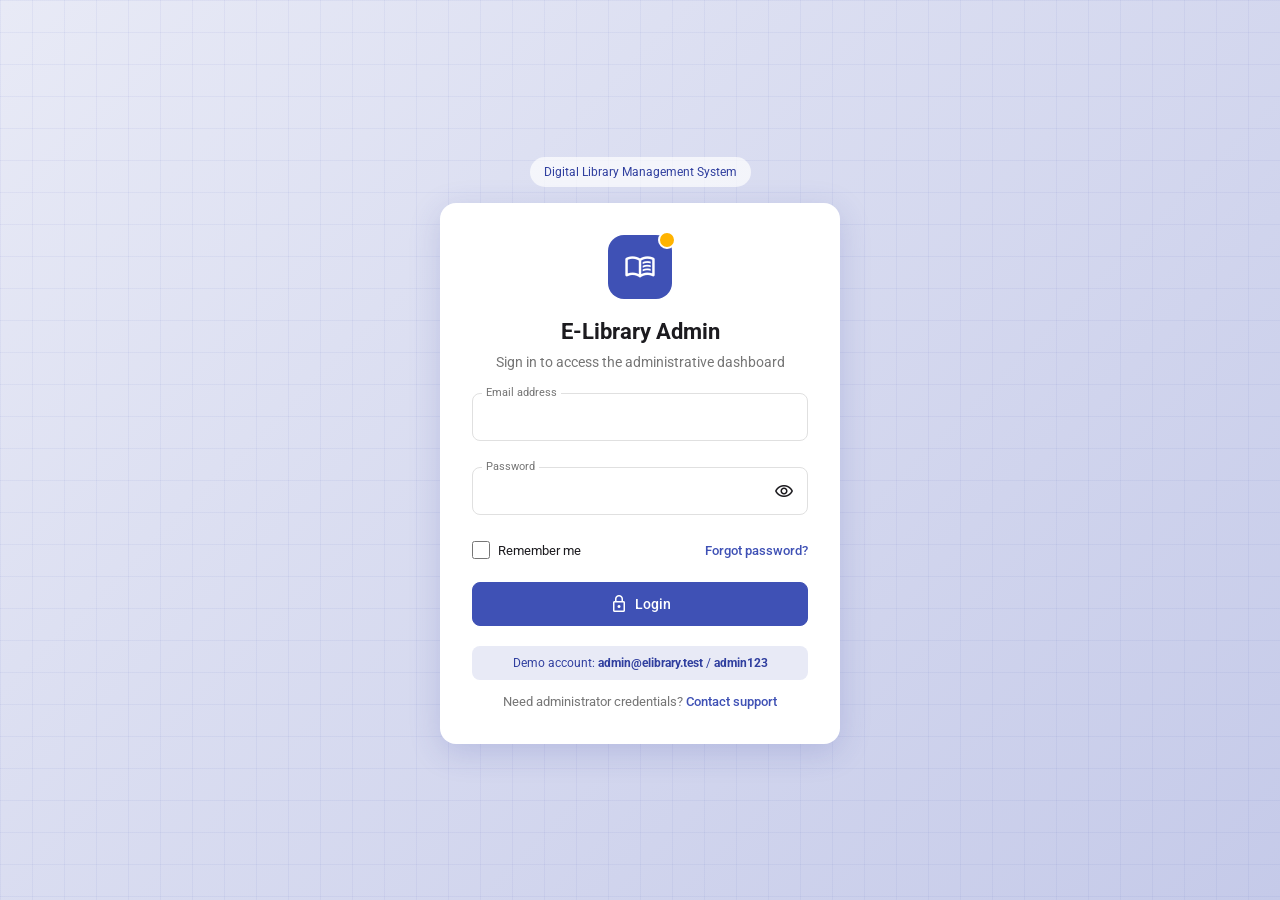
<file: index.html>
<!DOCTYPE html>
<html lang="en">
<head>
  <meta charset="UTF-8">
  <meta name="viewport" content="width=device-width, initial-scale=1">
  <title>Login | E-Library Admin</title>
  <link rel="preconnect" href="https://fonts.googleapis.com">
  <link href="https://fonts.googleapis.com/css2?family=Roboto:wght@400;500;700&display=swap" rel="stylesheet">
  <link href="https://fonts.googleapis.com/css2?family=Material+Symbols+Outlined" rel="stylesheet">
  <link rel="stylesheet" href="assets/css/style.css">
</head>
<body class="login-page">

  <main class="login-wrap">
    <p class="login-badge">Digital Library Management System</p>

    <section class="login-card" aria-labelledby="loginTitle">
      <div class="login-logo"><span class="material-symbols-outlined" aria-hidden="true">menu_book</span></div>
      <h1 id="loginTitle">E-Library Admin</h1>
      <p class="login-sub">Sign in to access the administrative dashboard</p>

      <div class="alert" id="loginAlert" role="alert" hidden></div>

      <form id="loginForm" novalidate>
        <div class="field" id="field-email">
          <label for="email">Email address</label>
          <input type="email" id="email" autocomplete="username" aria-describedby="err-email">
          <p class="error" id="err-email"></p>
        </div>

        <div class="field" id="field-password">
          <label for="password">Password</label>
          <input type="password" id="password" autocomplete="current-password" aria-describedby="err-password">
          <button type="button" class="icon-btn toggle-pass" id="togglePass" aria-label="Show password">
            <span class="material-symbols-outlined" aria-hidden="true">visibility</span>
          </button>
          <p class="error" id="err-password"></p>
        </div>

        <div class="login-row">
          <label class="radio"><input type="checkbox" id="remember"> Remember me</label>
          <a href="#" id="forgotLink" class="link">Forgot password?</a>
        </div>

        <button type="submit" class="btn btn-primary btn-block" id="loginBtn">
          <span class="material-symbols-outlined" aria-hidden="true">lock</span>Login
        </button>
      </form>

      <p class="login-hint">Demo account: <strong>admin@elibrary.test</strong> / <strong>admin123</strong></p>
      <p class="login-foot">Need administrator credentials? <a href="#" id="supportLink" class="link">Contact support</a></p>
    </section>
  </main>

  <div class="snackbar" id="snackbar" role="status" aria-live="polite"></div>
  <script src="assets/js/login.js"></script>
</body>
</html>
</file>
<file: assets/css/style.css>
/* E-Library Admin - layout dasar (Milestone 2) */
:root {
  --primary: #3F51B5;
  --primary-dark: #303F9F;
  --primary-tint: #E8EAF6;
  --accent: #FFB300;
  --success: #2E7D32;
  --error: #B71C1C;
  --bg: #F5F5F5;
  --surface: #FFFFFF;
  --border: #E0E0E0;
  --text: #1C1B1F;
  --text-2: #757575;
  --sidebar-w: 260px;
  --header-h: 56px;
  --radius: 12px;
}

* { box-sizing: border-box; margin: 0; }
body { font: 14px/1.5 Roboto, sans-serif; background: var(--bg); color: var(--text); }
a { color: inherit; text-decoration: none; }
ul { list-style: none; padding: 0; }
button { font: inherit; cursor: pointer; border: 0; background: none; color: inherit; }
:focus-visible { outline: 2px solid var(--primary); outline-offset: 2px; }
.material-symbols-outlined { font-size: 20px; vertical-align: middle; }

/* Sidebar */
.sidebar {
  position: fixed; inset: 0 auto 0 0; z-index: 30;
  width: var(--sidebar-w); display: flex; flex-direction: column;
  background: var(--surface); border-right: 1px solid var(--border);
  transition: transform .25s;
}
.brand { display: flex; align-items: center; gap: 10px; padding: 16px; }
.brand-logo {
  width: 36px; height: 36px; border-radius: 10px; flex: none;
  display: grid; place-items: center; background: var(--primary); color: #fff;
}
.brand strong { display: block; font-size: 14px; line-height: 1.2; }
.brand small { font-size: 10px; letter-spacing: .5px; color: var(--text-2); }

.menu { flex: 1; overflow-y: auto; padding: 0 12px; }
.menu-label { padding: 16px 8px 6px; font-size: 11px; font-weight: 700; letter-spacing: 1px; color: var(--text-2); }
.menu a, .dropdown-btn {
  display: flex; align-items: center; gap: 12px; width: 100%;
  padding: 9px 12px; border-radius: 8px; text-align: left;
}
.menu a:hover, .dropdown-btn:hover { background: var(--bg); }
.menu a.active { background: var(--primary-tint); color: var(--primary); font-weight: 500; }
.chevron { margin-left: auto; transition: transform .2s; }
.dropdown-btn[aria-expanded="true"] .chevron { transform: rotate(180deg); }

.submenu { display: none; margin: 2px 0 4px 22px; padding-left: 8px; border-left: 1px solid var(--border); }
.submenu.open { display: block; }
.submenu a.active { background: var(--primary); color: #fff; }
.badge { margin-left: auto; padding: 1px 8px; border-radius: 10px; font-size: 11px; background: var(--primary-tint); color: var(--primary); }
.submenu a.active .badge { background: rgba(255, 255, 255, .25); color: #fff; }

.profile-card { display: flex; align-items: center; gap: 10px; margin: 12px; padding: 10px; border-radius: 10px; background: var(--primary-tint); }
.profile-card small { display: block; font-size: 11px; color: var(--primary); }
.profile-card .icon-btn { margin-left: auto; }
.avatar {
  width: 32px; height: 32px; border-radius: 50%; flex: none;
  display: grid; place-items: center; font-size: 12px; font-weight: 500;
  background: var(--primary); color: #fff;
}

/* Header */
.main-wrap { margin-left: var(--sidebar-w); min-width: 0; min-height: 100vh; display: flex; flex-direction: column; transition: margin .25s; }
.header {
  position: sticky; top: 0; z-index: 20; height: var(--header-h);
  display: flex; align-items: center; gap: 16px; padding: 0 20px;
  background: var(--surface); border-bottom: 1px solid var(--border);
}
.icon-btn { position: relative; width: 36px; height: 36px; border-radius: 50%; display: grid; place-items: center; flex: none; }
.icon-btn:hover { background: var(--bg); }
.page-title strong { display: block; font-size: 15px; line-height: 1.2; }
.page-title small { font-size: 12px; color: var(--text-2); }

.search {
  flex: 1; max-width: 420px; height: 36px; margin: 0 auto; padding: 0 12px;
  display: flex; align-items: center; gap: 8px; border-radius: 10px; background: var(--bg);
}
.search:focus-within { box-shadow: 0 0 0 2px var(--primary); }
.search input { flex: 1; min-width: 0; border: 0; outline: 0; background: none; font: inherit; }
.search kbd { padding: 0 5px; border: 1px solid var(--border); border-radius: 4px; font-size: 10px; background: #fff; }

.header-right { display: flex; align-items: center; gap: 8px; margin-left: auto; }
.clock { text-align: right; font-size: 12px; line-height: 1.3; color: var(--text-2); }
.clock strong { display: block; font-size: 13px; color: var(--text); }
.dot {
  position: absolute; top: 4px; right: 4px; min-width: 14px; height: 14px; border-radius: 7px;
  display: grid; place-items: center; font-size: 9px; background: var(--error); color: #fff;
}
.user { display: flex; align-items: center; gap: 8px; margin-left: 4px; }
.user small { display: block; font-size: 11px; color: var(--text-2); }

/* Content and footer */
.content { flex: 1; width: 100%; max-width: 1100px; margin: 0 auto; padding: 24px 20px; }
.breadcrumb { margin-bottom: 12px; font-size: 12px; color: var(--text-2); }
.card { padding: 20px; border-radius: var(--radius); background: var(--surface); box-shadow: 0 1px 3px rgba(0, 0, 0, .12); }
.card h2 { margin-bottom: 4px; font-size: 20px; }
.card p { color: var(--text-2); }
.footer { padding: 16px 20px; border-top: 1px solid var(--border); font-size: 12px; text-align: center; color: var(--text-2); background: var(--surface); }
.overlay { display: none; }

/* Sidebar disembunyikan (desktop) */
.sidebar-collapsed .sidebar { transform: translateX(-100%); }
.sidebar-collapsed .main-wrap { margin-left: 0; }

/* Tablet */
@media (max-width: 1023px) {
  .clock, .user div { display: none; }
}

/* Mobile: sidebar menjadi drawer */
@media (max-width: 767px) {
  .sidebar { transform: translateX(-100%); }
  .main-wrap { margin-left: 0; }
  .sidebar-open .sidebar { transform: none; }
  .sidebar-open .overlay { display: block; position: fixed; inset: 0; z-index: 25; background: rgba(0, 0, 0, .4); }
  .search, .page-title small { display: none; }
}

/* ===== Komponen halaman (Milestone 3) ===== */
.page-head { display: flex; flex-wrap: wrap; align-items: flex-end; justify-content: space-between; gap: 12px; margin-bottom: 20px; }
.page-head h1 { font-size: 20px; }
.page-head p { color: var(--text-2); }
.actions { display: flex; flex-wrap: wrap; gap: 8px; }

.btn {
  display: inline-flex; align-items: center; gap: 6px; height: 36px; padding: 0 16px;
  border-radius: 8px; font-weight: 500; border: 1px solid var(--border); background: var(--surface);
}
.btn:hover { background: var(--bg); }
.btn-primary { background: var(--primary); border-color: var(--primary); color: #fff; }
.btn-primary:hover { background: var(--primary-dark); }
select.btn { padding: 0 12px; font: inherit; font-weight: 500; }

.stats { display: grid; grid-template-columns: repeat(4, 1fr); gap: 16px; margin-bottom: 16px; }
.stat { padding: 16px; border-radius: var(--radius); background: var(--surface); box-shadow: 0 1px 3px rgba(0, 0, 0, .12); }
.stat-top { display: flex; justify-content: space-between; align-items: center; margin-bottom: 10px; }
.stat-icon { width: 36px; height: 36px; border-radius: 10px; display: grid; place-items: center; background: var(--primary-tint); color: var(--primary); }
.trend { padding: 2px 8px; border-radius: 10px; font-size: 11px; font-weight: 500; background: var(--primary-tint); color: var(--primary); }
.stat-num { font-size: 28px; font-weight: 700; line-height: 1.1; }
.stat-label { font-weight: 500; }
.stat-note { margin: 4px 0 10px; font-size: 12px; color: var(--text-2); }
.progress { height: 4px; border-radius: 2px; background: var(--primary-tint); }
.progress span { display: block; height: 100%; border-radius: 2px; background: var(--primary); }
.tone-green .stat-icon, .tone-green .trend, .tone-green .progress { background: #E8F5E9; color: var(--success); }
.tone-green .progress span { background: var(--success); }
.tone-amber .stat-icon, .tone-amber .trend, .tone-amber .progress { background: #FFF8E1; color: #B26A00; }
.tone-amber .progress span { background: var(--accent); }
.stat-alert { background: #FDECEA; border: 1px solid #F5C6C2; }
.stat-alert .stat-icon { background: var(--error); color: #fff; }
.stat-alert .trend { background: var(--error); color: #fff; }
.stat-alert .stat-num { color: var(--error); }
.stat-alert .progress { background: #F5C6C2; }
.stat-alert .progress span { background: var(--error); }

.grid-2 { display: grid; grid-template-columns: 2fr 1fr; gap: 16px; margin-bottom: 16px; }
.card-head { display: flex; flex-wrap: wrap; align-items: flex-start; justify-content: space-between; gap: 8px; margin-bottom: 12px; }
.card-head h2 { font-size: 15px; margin: 0; }
.card-head p { font-size: 12px; }
.chart-box { position: relative; height: 260px; }
.chart-box.small { height: 190px; }
.toggle { height: 30px; padding: 0 14px; border-radius: 15px; font-size: 12px; font-weight: 500; background: var(--primary); color: #fff; }
.toggle[aria-pressed="false"] { background: var(--bg); color: var(--text-2); }
.chart-meta { display: flex; gap: 16px; margin-bottom: 8px; font-size: 12px; color: var(--text-2); }
.chart-meta strong { color: var(--text); }

.legend { margin-top: 12px; display: grid; gap: 6px; font-size: 12px; }
.legend li { display: flex; align-items: center; gap: 8px; }
.legend strong { margin-left: auto; }
.legend .pct { width: 32px; text-align: right; color: var(--text-2); }
.dot-color { width: 8px; height: 8px; border-radius: 50%; }

.table-wrap { overflow-x: auto; }
table { width: 100%; border-collapse: collapse; }
th { padding: 10px 12px; text-align: left; font-size: 11px; letter-spacing: .5px; color: var(--text-2); text-transform: uppercase; background: #FAFAFC; }
td { padding: 12px; border-top: 1px solid var(--border); white-space: nowrap; }
tbody tr:nth-child(even) { background: #FAFAFC; }

.chip { display: inline-block; padding: 2px 10px; border-radius: 12px; font-size: 12px; font-weight: 500; }
.chip-borrowed { background: var(--primary-tint); color: var(--primary-dark); }
.chip-returned { background: #E8F5E9; color: var(--success); }
.chip-overdue { background: #FDECEA; color: var(--error); }

@media (max-width: 1023px) {
  .stats { grid-template-columns: repeat(2, 1fr); }
  .grid-2 { grid-template-columns: 1fr; }
}
@media (max-width: 479px) {
  .stats { grid-template-columns: 1fr; }
}
@media print {
  .sidebar, .header, .footer, .actions { display: none !important; }
  .main-wrap { margin: 0; }
}

/* ===== Tabel data, toolbar, modal, pagination ===== */
.toolbar { display: flex; flex-wrap: wrap; gap: 8px; align-items: center; }
.toolbar input, .toolbar select, .field input, .field select, .field textarea {
  height: 36px; padding: 0 12px; border: 1px solid var(--border); border-radius: 8px;
  font: inherit; background: var(--surface); color: var(--text);
}
.toolbar input { min-width: 200px; }
.btn-danger { background: var(--error); border-color: var(--error); color: #fff; }
.btn-danger:hover { background: #8E1616; }

.cover { width: 32px; height: 42px; border-radius: 4px; display: grid; place-items: center; color: #fff; font-size: 11px; font-weight: 700; }
.row-actions { text-align: right; }
.row-actions .icon-btn { display: inline-grid; }
.icon-btn.danger:hover { background: #FDECEA; color: var(--error); }
.empty { padding: 32px 12px; text-align: center; color: var(--text-2); }

.chip-cat { background: var(--primary-tint); color: var(--primary-dark); }
.chip-physical { background: #EEEEEE; color: #616161; }
.chip-digital { background: #E0F2F1; color: #00796B; }
.chip-available { background: #E8F5E9; color: var(--success); }
.chip-low { background: #FFF8E1; color: #7A5A00; }
.chip-out { background: #FDECEA; color: var(--error); }

.table-foot { display: flex; flex-wrap: wrap; align-items: center; justify-content: space-between; gap: 12px; margin-top: 16px; font-size: 12px; color: var(--text-2); }
.pager { display: flex; gap: 4px; }
.page-btn { min-width: 32px; height: 32px; padding: 0 8px; border-radius: 8px; border: 1px solid var(--border); background: var(--surface); }
.page-btn:hover:not(:disabled) { background: var(--bg); }
.page-btn[aria-current="page"] { background: var(--primary); border-color: var(--primary); color: #fff; }
.page-btn:disabled { opacity: .4; cursor: default; }

dialog { margin: auto; width: min(420px, 92vw); padding: 24px; border: 0; border-radius: 16px; box-shadow: 0 8px 32px rgba(0, 0, 0, .25); color: var(--text); }
dialog::backdrop { background: rgba(0, 0, 0, .4); }
dialog h2 { margin-bottom: 8px; font-size: 18px; }
dialog p { color: var(--text-2); }
.dialog-actions { display: flex; justify-content: flex-end; gap: 8px; margin-top: 20px; }

.snackbar {
  position: fixed; left: 50%; bottom: 24px; z-index: 50; padding: 12px 20px; border-radius: 8px;
  background: #323232; color: #fff; transform: translate(-50%, 24px); opacity: 0; pointer-events: none; transition: .25s;
}
.snackbar.show { transform: translate(-50%, 0); opacity: 1; }

/* ===== Form ===== */
.form-grid { display: grid; grid-template-columns: repeat(2, 1fr); gap: 24px 20px; }
.field { position: relative; }
.field-full { grid-column: 1 / -1; }
.field > label, .field > legend {
  position: absolute; top: -8px; left: 10px; z-index: 1; padding: 0 4px;
  font-size: 11px; color: var(--text-2); background: var(--surface);
}
.field:focus-within > label { color: var(--primary); }
.field input, .field select, .field textarea { width: 100%; height: 44px; }
.field textarea { height: auto; padding: 12px; resize: vertical; }
.field input:focus, .field select:focus, .field textarea:focus { outline: 2px solid var(--primary); outline-offset: -1px; border-color: transparent; }
.field .error { min-height: 0; margin: 4px 0 0 12px; font-size: 12px; color: var(--error); }
.field.invalid input, .field.invalid select, .field.invalid textarea, .field.invalid .dropzone { border-color: var(--error); }
.field.invalid > label { color: var(--error); }
.field.invalid input:focus, .field.invalid select:focus { outline-color: var(--error); }

fieldset.field { padding: 12px; border: 1px solid var(--border); border-radius: 8px; display: flex; gap: 24px; }
fieldset.field > legend { position: absolute; }
.radio { display: inline-flex; align-items: center; gap: 8px; cursor: pointer; }
.radio input { width: 18px; height: 18px; accent-color: var(--primary); }

.dropzone {
  display: flex; flex-direction: column; align-items: center; gap: 4px; padding: 20px 12px; text-align: center;
  border: 1.5px dashed var(--border); border-radius: 8px; background: var(--bg); cursor: pointer; color: var(--text-2);
}
.dropzone:hover, .dropzone.drag { border-color: var(--primary); background: var(--primary-tint); }
.dropzone .material-symbols-outlined { font-size: 28px; color: var(--primary); }
.dropzone strong { color: var(--text); }
.dropzone img { max-height: 80px; margin-top: 8px; border-radius: 4px; }
.form-actions { display: flex; justify-content: flex-end; gap: 8px; margin-top: 28px; padding-top: 20px; border-top: 1px solid var(--border); }
[hidden] { display: none !important; }

@media (max-width: 767px) {
  .form-grid { grid-template-columns: 1fr; }
}

/* ===== Laporan ===== */
.filter-form { display: flex; flex-wrap: wrap; align-items: flex-end; gap: 16px; }
.filter-form .field { min-width: 160px; }
.filter-form .field input, .filter-form .field select { height: 40px; }
.filter-form .field input[aria-invalid="true"] { border-color: var(--error); }
.filter-form .error { flex-basis: 100%; margin: -8px 0 0; font-size: 12px; color: var(--error); }
.filter-form .error:empty { display: none; }
.report-head { margin-bottom: 16px; padding-bottom: 12px; border-bottom: 2px solid var(--primary); }
.report-head h2 { font-size: 20px; }
.report-head p { font-size: 12px; }
.stats.three { grid-template-columns: repeat(3, 1fr); }
.stats.three .stat-num { font-size: 24px; }
td.num, th.num { text-align: right; }

@media (max-width: 767px) {
  .stats.three { grid-template-columns: 1fr; }
}
@media print {
  .no-print { display: none !important; }
  .card { box-shadow: none; padding: 0; }
  body { background: #fff; }
  .content { max-width: none; padding: 0; }
  .table-wrap { overflow: visible; }
  td { white-space: normal; }
}

/* ===== Login ===== */
.login-page {
  min-height: 100vh; display: grid; place-items: center; padding: 24px;
  background:
    linear-gradient(rgba(63, 81, 181, .06) 1px, transparent 1px) 0 0 / 32px 32px,
    linear-gradient(90deg, rgba(63, 81, 181, .06) 1px, transparent 1px) 0 0 / 32px 32px,
    linear-gradient(135deg, #E8EAF6, #C5CAE9);
}
.login-wrap { display: flex; flex-direction: column; align-items: center; gap: 16px; width: 100%; }
.login-badge { padding: 6px 14px; border-radius: 16px; font-size: 12px; color: var(--primary-dark); background: rgba(255, 255, 255, .7); }
.login-card { width: min(400px, 100%); padding: 32px; border-radius: 16px; background: var(--surface); box-shadow: 0 8px 32px rgba(48, 63, 159, .18); text-align: center; }
.login-logo { position: relative; width: 64px; height: 64px; margin: 0 auto 16px; border-radius: 16px; display: grid; place-items: center; background: var(--primary); color: #fff; }
.login-logo::after { content: ""; position: absolute; top: -4px; right: -4px; width: 14px; height: 14px; border-radius: 50%; background: var(--accent); border: 2px solid #fff; }
.login-logo .material-symbols-outlined { font-size: 32px; }
.login-card h1 { font-size: 22px; }
.login-sub { margin: 4px 0 20px; color: var(--text-2); }
.login-card form { display: grid; gap: 22px; text-align: left; }
.login-card .field input { height: 48px; }
.toggle-pass { position: absolute; top: 6px; right: 6px; }
.login-row { display: flex; align-items: center; justify-content: space-between; font-size: 13px; }
.link { color: var(--primary); font-weight: 500; }
.link:hover { text-decoration: underline; }
.btn-block { width: 100%; height: 44px; justify-content: center; }
.btn:disabled { opacity: .7; cursor: default; }
.alert { margin-bottom: 16px; padding: 10px 12px; border-radius: 8px; border: 1px solid #F5C6C2; background: #FDECEA; color: var(--error); font-size: 13px; text-align: left; }
.login-hint { margin-top: 20px; padding: 8px 12px; border-radius: 8px; background: var(--primary-tint); color: var(--primary-dark); font-size: 12px; }
.login-foot { margin-top: 12px; font-size: 13px; color: var(--text-2); }

/* ===== Data master (kategori, pengarang, penerbit) ===== */
.icon-tile { width: 36px; height: 36px; border-radius: 10px; display: inline-grid; place-items: center; }
.name-cell { display: inline-flex; align-items: center; gap: 10px; }
.avatar.square { border-radius: 8px; }
.mini-label { font-size: 12px; color: var(--text-2); }
.mini-bar { width: 140px; height: 4px; margin-top: 4px; border-radius: 2px; background: var(--border); }
.mini-bar span { display: block; height: 100%; border-radius: 2px; }
td .mini-label { white-space: nowrap; }
dialog.wide { width: min(560px, 94vw); }
dialog .form-grid { padding-top: 10px; }
dialog .field input[type="color"] { padding: 4px; cursor: pointer; }
.dialog-warn { margin-top: 12px; }
.btn:disabled { cursor: not-allowed; }

/* ===== Tab status, chip status sirkulasi, detail anggota ===== */
.tabs { display: flex; gap: 4px; margin-bottom: 16px; border-bottom: 1px solid var(--border); overflow-x: auto; }
.tab { padding: 10px 14px; border-bottom: 2px solid transparent; font-weight: 500; color: var(--text-2); white-space: nowrap; }
.tab:hover { color: var(--text); }
.tab[aria-selected="true"] { color: var(--primary); border-bottom-color: var(--primary); }
.tab span { margin-left: 6px; padding: 0 7px; border-radius: 10px; font-size: 11px; background: var(--bg); color: var(--text-2); }
.tab[aria-selected="true"] span { background: var(--primary-tint); color: var(--primary); }

.chip-active, .chip-ready, .chip-converted, .chip-paid, .chip-good { background: #E8F5E9; color: var(--success); }
.chip-inactive, .chip-expired, .chip-waived { background: #EEEEEE; color: #616161; }
.chip-suspended, .chip-cancelled, .chip-unpaid, .chip-lost { background: #FDECEA; color: var(--error); }
.chip-duesoon, .chip-late { background: #FFF8E1; color: #7A5A00; }
.chip-waiting { background: var(--primary-tint); color: var(--primary-dark); }
.chip-damaged { background: #FFF3E0; color: #B45F00; }

.text-error { color: var(--error); font-weight: 500; }
.btn-outline-danger { border-color: var(--error); color: var(--error); }
.btn-outline-danger:hover { background: #FDECEA; }
td a[data-view] { display: inline-block; }
.view-head h2 { margin-bottom: 4px; }
.view-head .mini-label { margin-bottom: 4px; }
.view-facts { margin: 8px 0 16px; padding: 10px 12px; border-radius: 8px; background: var(--bg); font-size: 13px; color: var(--text-2); }
dialog .tabs { margin-bottom: 8px; }
dialog table th, dialog table td { padding: 8px; font-size: 13px; }
dialog .table-wrap { max-height: 220px; overflow: auto; }
.dialog-actions.split { justify-content: space-between; }

/* ===== Digital collection ===== */
.chip-pdf { background: #FDECEA; color: var(--error); }
.chip-epub { background: #E0F2F1; color: #00796B; }
.cover.large { width: 56px; height: 76px; border-radius: 6px; font-size: 16px; }
.pv-head { display: flex; gap: 16px; align-items: center; margin-bottom: 12px; }
.pv-head h2 { margin-bottom: 2px; }
.reader {
  height: 170px; margin: 16px 0 0; border: 1px dashed var(--border); border-radius: 8px; display: grid; place-items: center;
  text-align: center; color: var(--text-2); font-size: 13px;
  background: repeating-linear-gradient(#fff 0 22px, #F0F0F4 22px 23px);
}
.reader span { padding: 6px 12px; border-radius: 8px; background: var(--surface); }

/* ===== Returns ===== */
.sr-only { position: absolute; width: 1px; height: 1px; overflow: hidden; clip: rect(0, 0, 0, 0); }
.search-big { display: flex; gap: 8px; }
.search-big input { flex: 1; height: 48px; padding: 0 16px; border: 1px solid var(--border); border-radius: 10px; font: inherit; font-size: 15px; }
.search-big input:focus { outline: 2px solid var(--primary); outline-offset: -1px; border-color: transparent; }
.search-big .btn { height: 48px; }
.search-error { margin-top: 8px; font-size: 13px; color: var(--error); }
.search-error:empty { display: none; }
.result-btn { display: block; width: 100%; margin-top: 8px; padding: 10px 12px; border: 1px solid var(--border); border-radius: 8px; text-align: left; background: var(--surface); }
.result-btn:hover { background: var(--primary-tint); border-color: var(--primary); }

.returns-grid { display: grid; grid-template-columns: 2fr 1fr; gap: 16px; margin-top: 16px; align-items: start; }
.detail-grid { display: grid; grid-template-columns: repeat(2, 1fr); gap: 14px; margin-bottom: 8px; }
.detail-grid dt { font-size: 11px; letter-spacing: .5px; text-transform: uppercase; color: var(--text-2); }
.detail-grid dd { margin: 2px 0 0; font-weight: 500; }
.section-title { margin: 20px 0 12px; padding-top: 16px; border-top: 1px solid var(--border); font-size: 15px; }

.cond-grid { display: grid; grid-template-columns: repeat(3, 1fr); gap: 8px; margin: 0 0 20px; padding: 0; border: 0; }
.cond { position: relative; display: flex; flex-direction: column; align-items: center; gap: 4px; padding: 14px 8px; border: 1.5px solid var(--border); border-radius: 10px; font-weight: 500; cursor: pointer; }
.cond input { position: absolute; opacity: 0; }
.cond .material-symbols-outlined { font-size: 26px; }
.cond-good .material-symbols-outlined { color: var(--success); }
.cond-damaged .material-symbols-outlined { color: #E65100; }
.cond-lost .material-symbols-outlined { color: var(--error); }
.cond-good:has(input:checked) { border-color: var(--success); background: #E8F5E9; }
.cond-damaged:has(input:checked) { border-color: #FB8C00; background: #FFF3E0; }
.cond-lost:has(input:checked) { border-color: var(--error); background: #FDECEA; }
.cond:has(input:focus-visible) { outline: 2px solid var(--primary); outline-offset: 2px; }

.fine-list { display: grid; gap: 10px; margin: 12px 0; font-size: 13px; }
.fine-list li { display: flex; justify-content: space-between; gap: 12px; }
.fine-total { display: flex; justify-content: space-between; align-items: center; padding-top: 12px; border-top: 1px solid var(--border); font-size: 16px; font-weight: 700; }

@media (max-width: 1023px) {
  .returns-grid { grid-template-columns: 1fr; }
}
@media (max-width: 479px) {
  .cond-grid, .detail-grid { grid-template-columns: 1fr; }
  .search-big { flex-direction: column; }
}

/* ===== Reservations ===== */
.icon-btn:disabled { opacity: .3; cursor: not-allowed; }
.icon-btn:disabled:hover { background: none; color: inherit; }

/* ===== Penalties ===== */
.fine-detail { display: grid; grid-template-columns: repeat(2, 1fr); gap: 12px 16px; margin: 12px 0 0; }
.fine-detail dt { font-size: 11px; letter-spacing: .5px; text-transform: uppercase; color: var(--text-2); }
.fine-detail dd { margin: 2px 0 0; font-weight: 500; overflow-wrap: anywhere; }
.pay-summary { margin: 8px 0 16px; padding: 10px 12px; border-radius: 8px; background: var(--bg); font-size: 13px; color: var(--text-2); }
</file>
